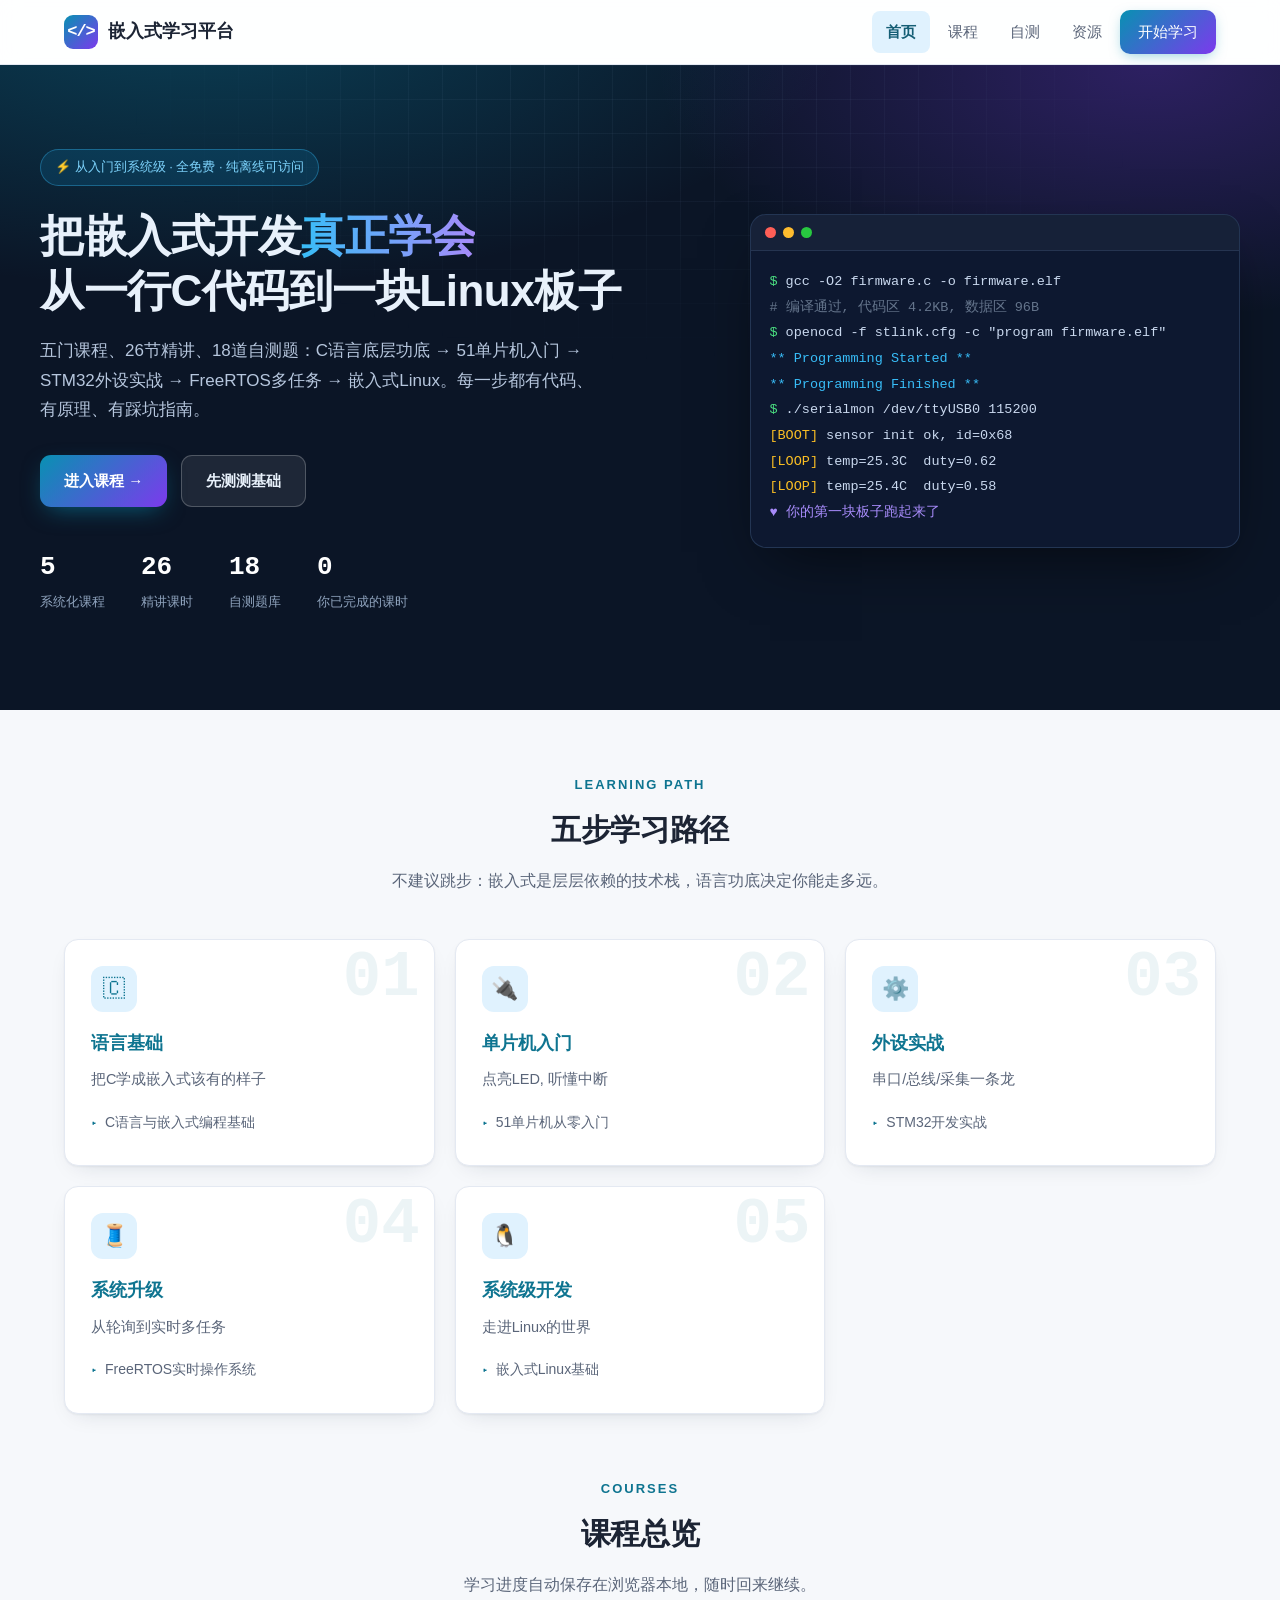
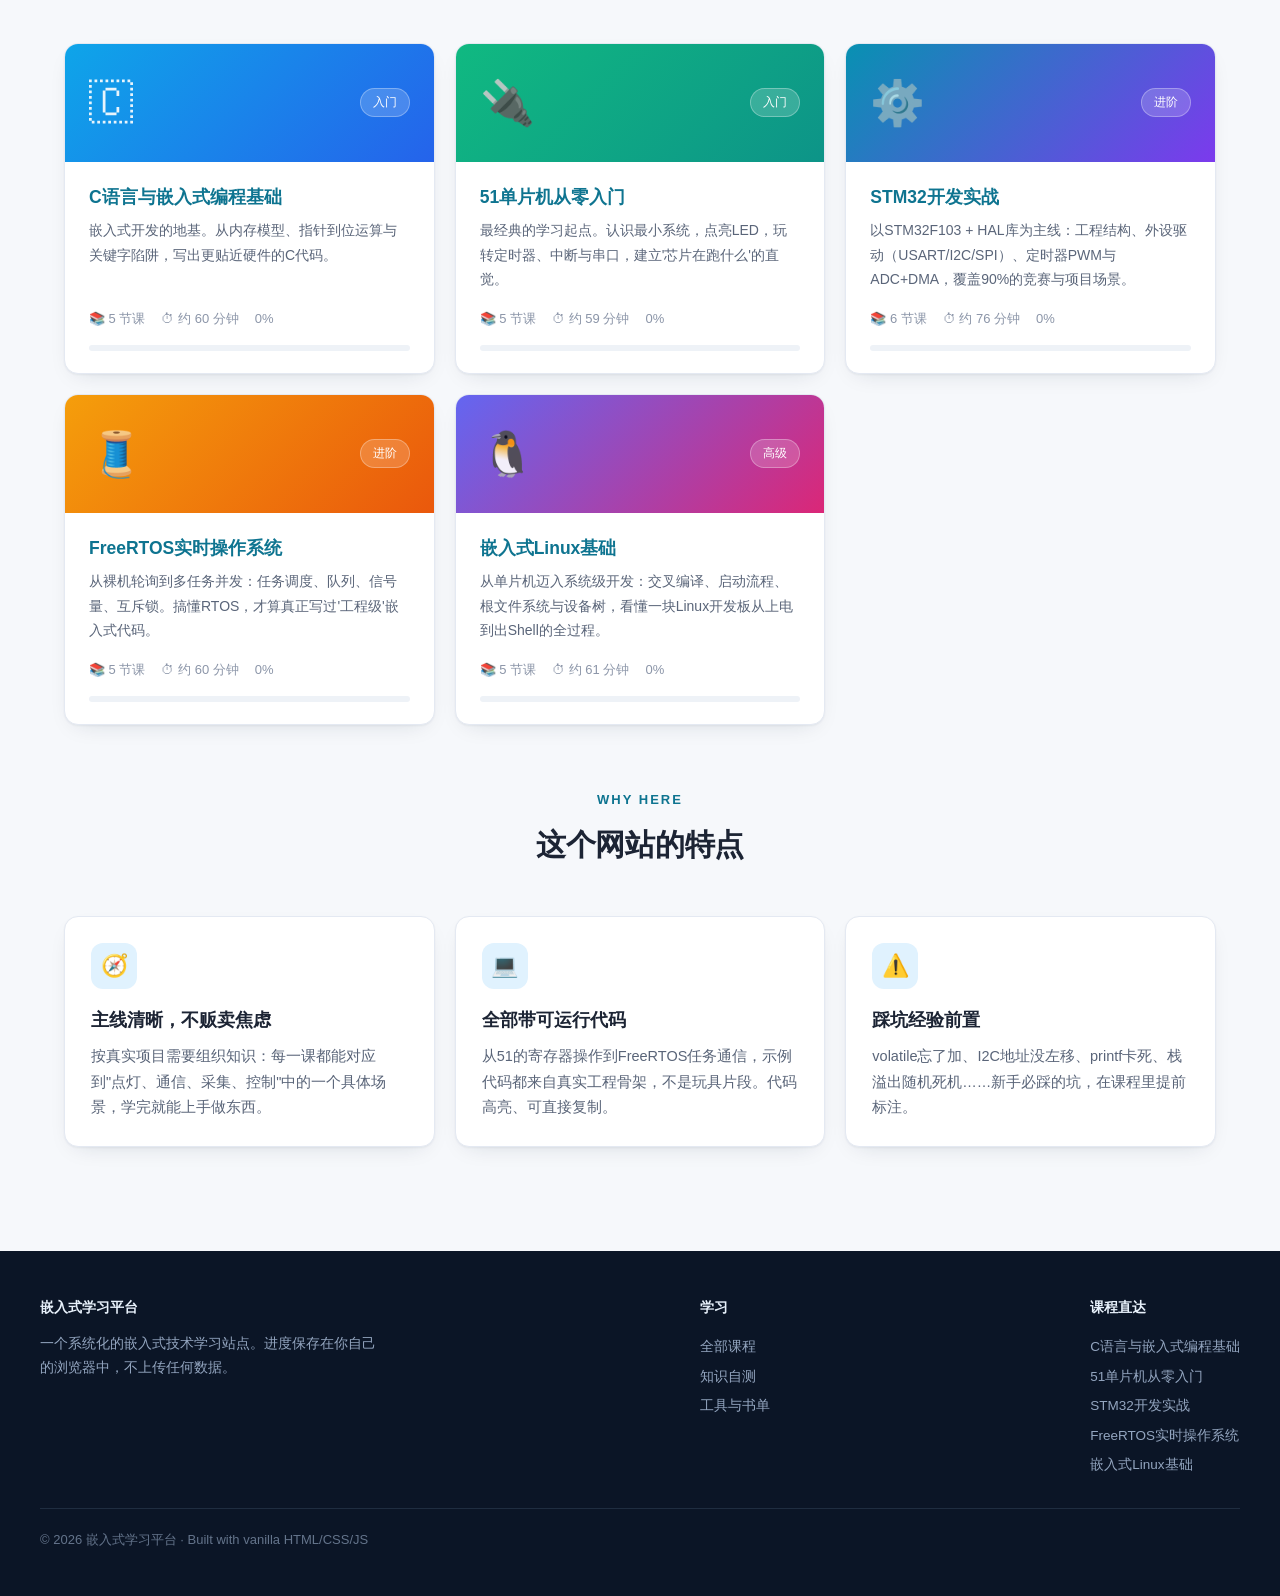
<file: index.html>
<!DOCTYPE html>
<html lang="zh-CN">
<head>
<meta charset="UTF-8">
<meta name="viewport" content="width=device-width, initial-scale=1.0">
<title>嵌入式学习平台 · 从C语言到嵌入式Linux</title>
<meta name="description" content="系统化嵌入式学习网站：C语言、51单片机、STM32、FreeRTOS、嵌入式Linux，含实战课程与自测题库">
<link rel="stylesheet" href="css/style.css">
</head>
<body data-page="home">

<nav class="navbar">
  <div class="navbar-inner">
    <a class="logo" href="index.html"><span class="mark">&lt;/&gt;</span>嵌入式学习平台</a>
    <button class="menu-btn">☰</button>
    <div class="nav-links">
      <a href="index.html" data-page="home">首页</a>
      <a href="courses.html" data-page="courses">课程</a>
      <a href="quiz.html" data-page="quiz">自测</a>
      <a href="resources.html" data-page="resources">资源</a>
      <a href="courses.html" class="nav-cta">开始学习</a>
    </div>
  </div>
</nav>

<header class="hero">
  <div class="hero-inner">
    <div>
      <span class="badge">⚡ 从入门到系统级 · 全免费 · 纯离线可访问</span>
      <h1>把嵌入式开发<span class="grad">真正学会</span><br>从一行C代码到一块Linux板子</h1>
      <p class="lead">五门课程、26节精讲、18道自测题：C语言底层功底 → 51单片机入门 → STM32外设实战 → FreeRTOS多任务 → 嵌入式Linux。每一步都有代码、有原理、有踩坑指南。</p>
      <div class="hero-actions">
        <a class="btn btn-primary" href="courses.html">进入课程 →</a>
        <a class="btn btn-ghost" href="quiz.html">先测测基础</a>
      </div>
      <div class="hero-stats">
        <div><div class="num">5</div><div class="lbl">系统化课程</div></div>
        <div><div class="num">26</div><div class="lbl">精讲课时</div></div>
        <div><div class="num">18</div><div class="lbl">自测题库</div></div>
        <div><div class="num" id="statDone">0</div><div class="lbl">你已完成的课时</div></div>
      </div>
    </div>
    <div class="term-card">
      <div class="term-head">
        <i style="background:#ff5f57"></i><i style="background:#febc2e"></i><i style="background:#28c840"></i>
      </div>
      <div class="term-body">
<span class="ln"><span class="c-green">$</span> gcc -O2 firmware.c -o firmware.elf</span>
<span class="ln"><span class="c-gray"># 编译通过, 代码区 4.2KB, 数据区 96B</span></span>
<span class="ln"><span class="c-green">$</span> openocd -f stlink.cfg -c "program firmware.elf"</span>
<span class="ln"><span class="c-cyan">** Programming Started **</span></span>
<span class="ln"><span class="c-cyan">** Programming Finished **</span></span>
<span class="ln"><span class="c-green">$</span> ./serialmon /dev/ttyUSB0 115200</span>
<span class="ln"><span class="c-amber">[BOOT]</span> sensor init ok, id=0x68</span>
<span class="ln"><span class="c-amber">[LOOP]</span> temp=25.3C  duty=0.62</span>
<span class="ln"><span class="c-amber">[LOOP]</span> temp=25.4C  duty=0.58</span>
<span class="ln"><span class="c-purple">♥ 你的第一块板子跑起来了</span></span>
      </div>
    </div>
  </div>
</header>

<section class="section">
  <div class="section-head">
    <div class="kicker">Learning Path</div>
    <h2>五步学习路径</h2>
    <p>不建议跳步：嵌入式是层层依赖的技术栈，语言功底决定你能走多远。</p>
  </div>
  <div class="grid grid-3" id="pathGrid"></div>
</section>

<section class="section" style="padding-top:0">
  <div class="section-head">
    <div class="kicker">Courses</div>
    <h2>课程总览</h2>
    <p>学习进度自动保存在浏览器本地，随时回来继续。</p>
  </div>
  <div class="grid grid-3" id="courseGrid"></div>
</section>

<section class="section" style="padding-top:0">
  <div class="section-head">
    <div class="kicker">Why Here</div>
    <h2>这个网站的特点</h2>
  </div>
  <div class="grid grid-3">
    <div class="card">
      <div class="icon">🧭</div>
      <h3>主线清晰，不贩卖焦虑</h3>
      <p>按真实项目需要组织知识：每一课都能对应到"点灯、通信、采集、控制"中的一个具体场景，学完就能上手做东西。</p>
    </div>
    <div class="card">
      <div class="icon">💻</div>
      <h3>全部带可运行代码</h3>
      <p>从51的寄存器操作到FreeRTOS任务通信，示例代码都来自真实工程骨架，不是玩具片段。代码高亮、可直接复制。</p>
    </div>
    <div class="card">
      <div class="icon">⚠️</div>
      <h3>踩坑经验前置</h3>
      <p>volatile忘了加、I2C地址没左移、printf卡死、栈溢出随机死机……新手必踩的坑，在课程里提前标注。</p>
    </div>
  </div>
</section>

<footer>
  <div class="footer-inner">
    <div class="col" style="max-width:340px">
      <h5>嵌入式学习平台</h5>
      <p style="font-size:13.5px">一个系统化的嵌入式技术学习站点。进度保存在你自己的浏览器中，不上传任何数据。</p>
    </div>
    <div class="col">
      <h5>学习</h5>
      <a href="courses.html">全部课程</a>
      <a href="quiz.html">知识自测</a>
      <a href="resources.html">工具与书单</a>
    </div>
    <div class="col">
      <h5>课程直达</h5>
      <a href="course.html?id=c-basics">C语言与嵌入式编程基础</a>
      <a href="course.html?id=mcu51">51单片机从零入门</a>
      <a href="course.html?id=stm32">STM32开发实战</a>
      <a href="course.html?id=rtos">FreeRTOS实时操作系统</a>
      <a href="course.html?id=embedded-linux">嵌入式Linux基础</a>
    </div>
  </div>
  <div class="footer-bottom">© 2026 嵌入式学习平台 · Built with vanilla HTML/CSS/JS</div>
</footer>

<script src="js/data.js"></script>
<script src="js/app.js"></script>
</body>
</html>
</file>
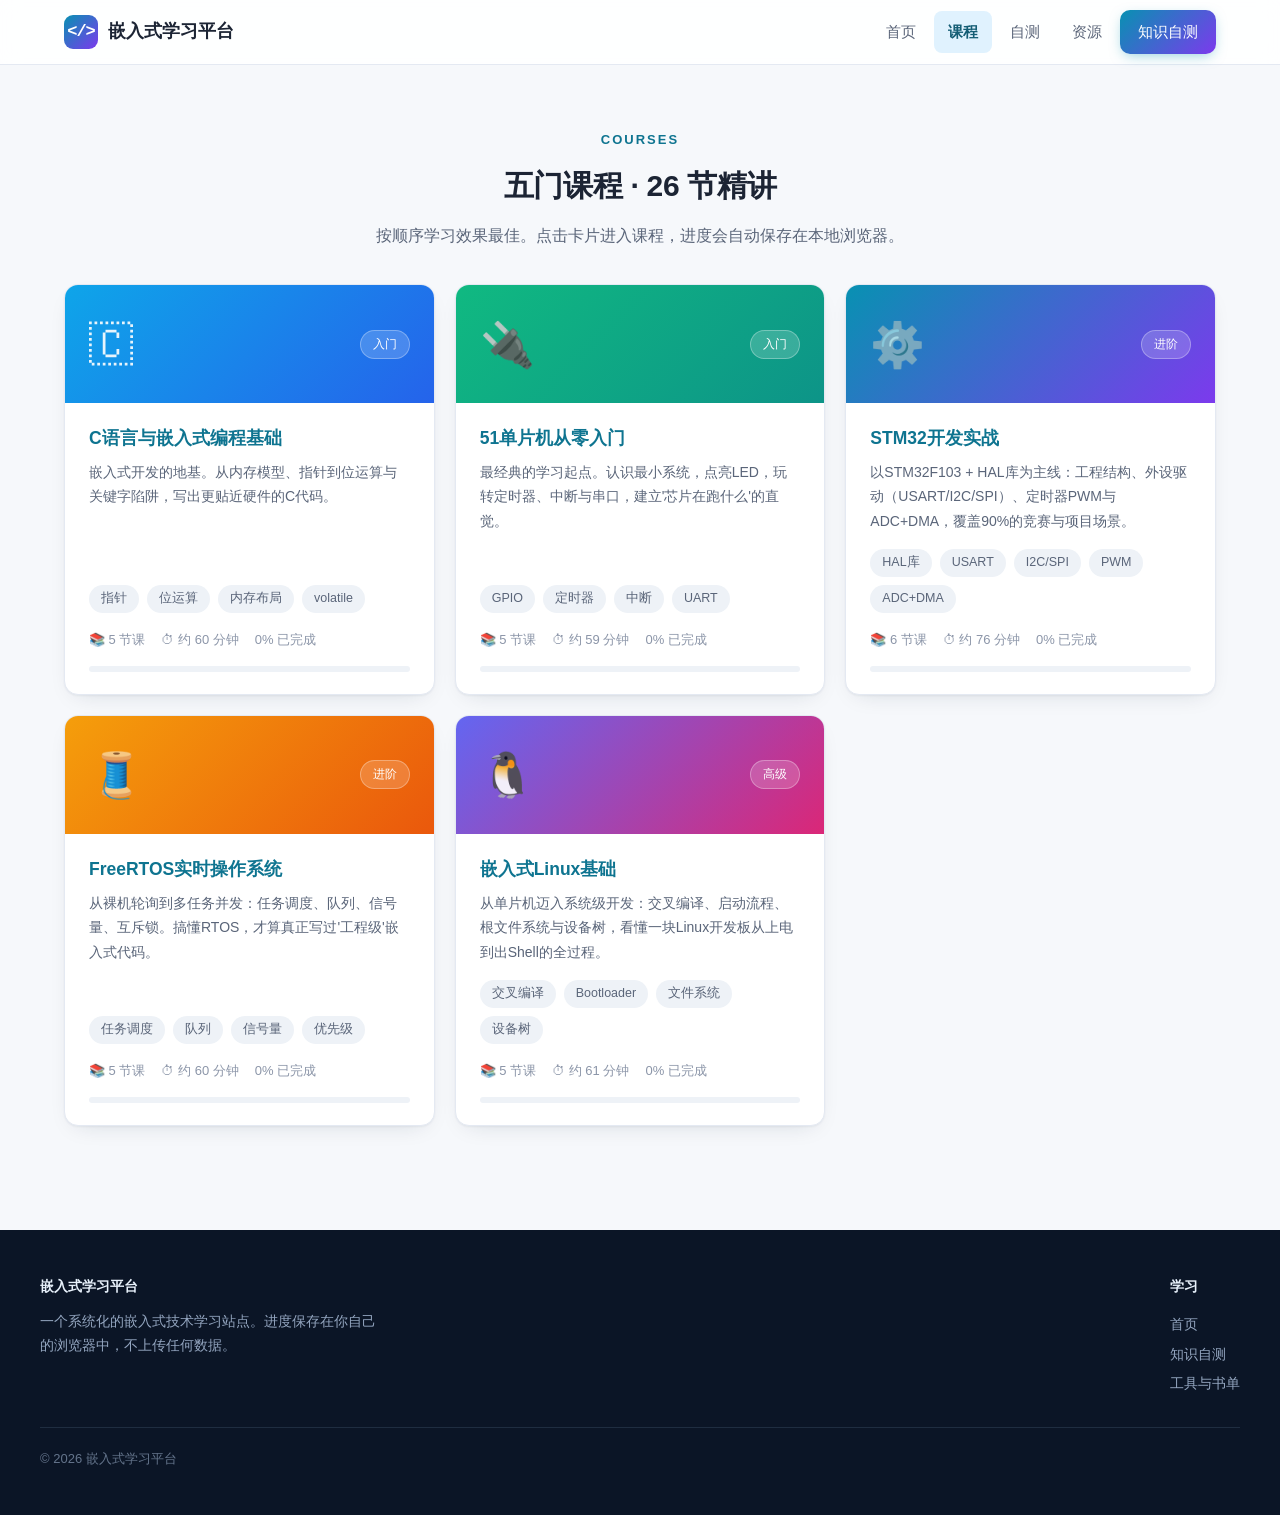
<file: courses.html>
<!DOCTYPE html>
<html lang="zh-CN">
<head>
<meta charset="UTF-8">
<meta name="viewport" content="width=device-width, initial-scale=1.0">
<title>全部课程 · 嵌入式学习平台</title>
<link rel="stylesheet" href="css/style.css">
</head>
<body data-page="courses">

<nav class="navbar">
  <div class="navbar-inner">
    <a class="logo" href="index.html"><span class="mark">&lt;/&gt;</span>嵌入式学习平台</a>
    <button class="menu-btn">☰</button>
    <div class="nav-links">
      <a href="index.html" data-page="home">首页</a>
      <a href="courses.html" data-page="courses">课程</a>
      <a href="quiz.html" data-page="quiz">自测</a>
      <a href="resources.html" data-page="resources">资源</a>
      <a href="quiz.html" class="nav-cta">知识自测</a>
    </div>
  </div>
</nav>

<section class="section">
  <div class="section-head" style="margin-bottom:34px">
    <div class="kicker">Courses</div>
    <h2>五门课程 · 26 节精讲</h2>
    <p>按顺序学习效果最佳。点击卡片进入课程，进度会自动保存在本地浏览器。</p>
  </div>
  <div class="grid grid-3" id="courseGrid"></div>
</section>

<footer>
  <div class="footer-inner">
    <div class="col" style="max-width:340px">
      <h5>嵌入式学习平台</h5>
      <p style="font-size:13.5px">一个系统化的嵌入式技术学习站点。进度保存在你自己的浏览器中，不上传任何数据。</p>
    </div>
    <div class="col">
      <h5>学习</h5>
      <a href="index.html">首页</a>
      <a href="quiz.html">知识自测</a>
      <a href="resources.html">工具与书单</a>
    </div>
  </div>
  <div class="footer-bottom">© 2026 嵌入式学习平台</div>
</footer>

<script src="js/data.js"></script>
<script src="js/app.js"></script>
</body>
</html>
</file>
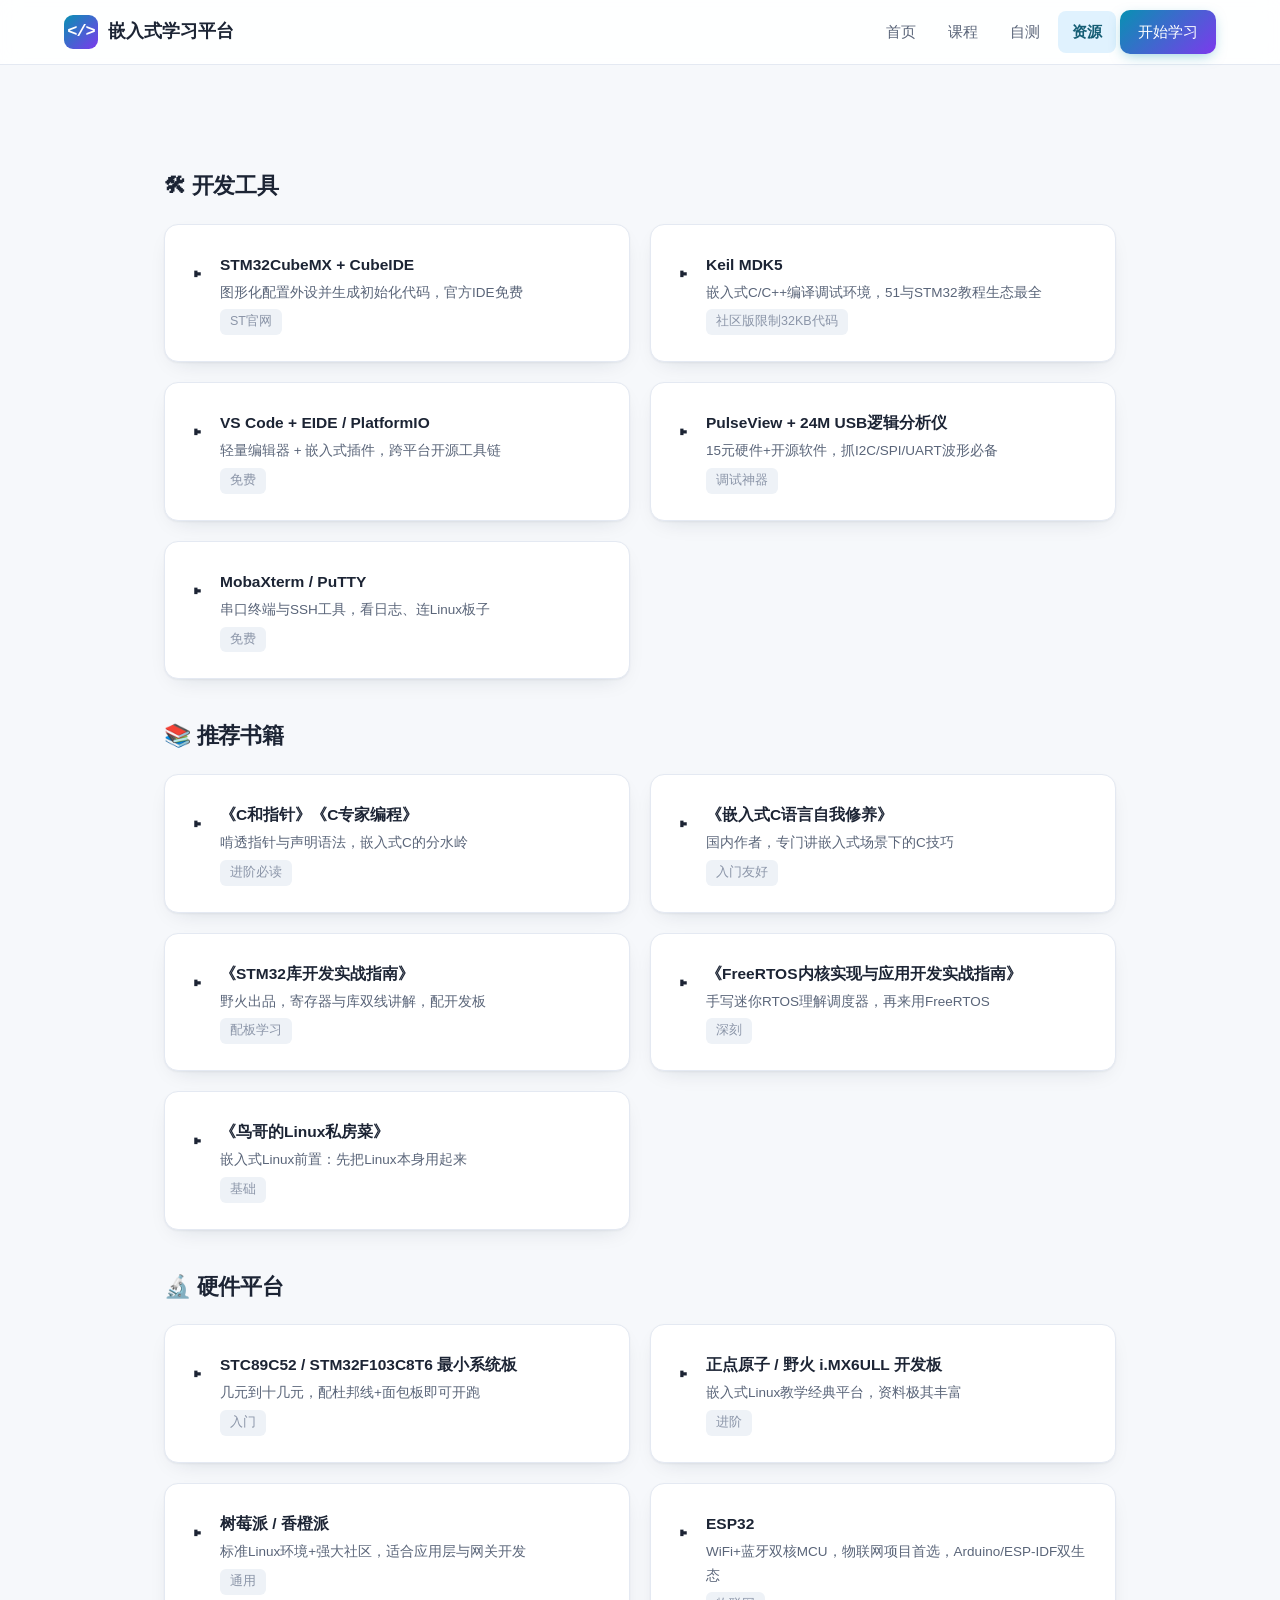
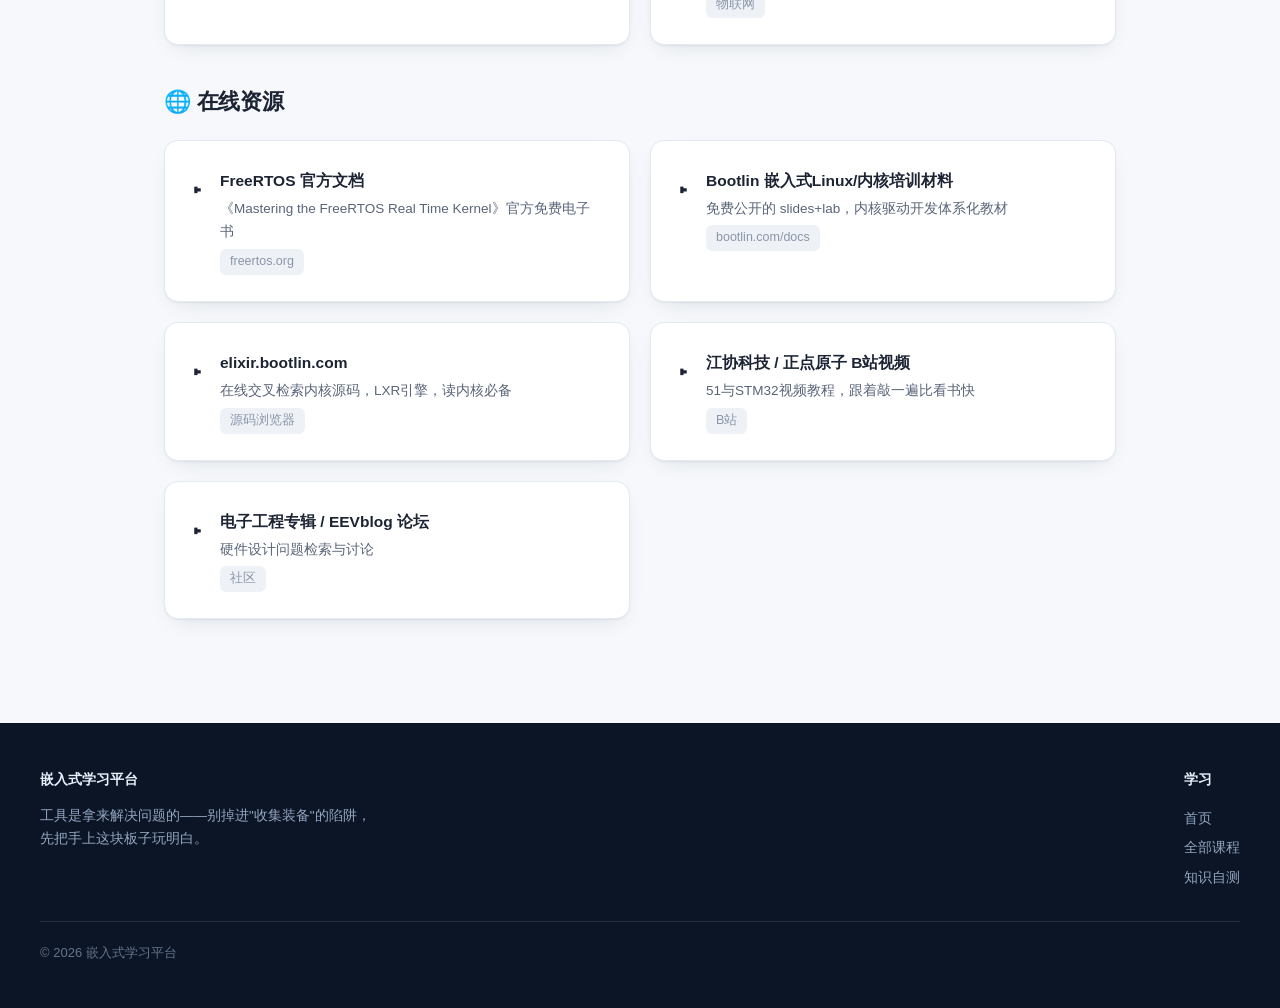
<file: resources.html>
<!DOCTYPE html>
<html lang="zh-CN">
<head>
<meta charset="UTF-8">
<meta name="viewport" content="width=device-width, initial-scale=1.0">
<title>资源与工具 · 嵌入式学习平台</title>
<link rel="stylesheet" href="css/style.css">
</head>
<body data-page="resources">

<nav class="navbar">
  <div class="navbar-inner">
    <a class="logo" href="index.html"><span class="mark">&lt;/&gt;</span>嵌入式学习平台</a>
    <button class="menu-btn">☰</button>
    <div class="nav-links">
      <a href="index.html" data-page="home">首页</a>
      <a href="courses.html" data-page="courses">课程</a>
      <a href="quiz.html" data-page="quiz">自测</a>
      <a href="resources.html" data-page="resources">资源</a>
      <a href="courses.html" class="nav-cta">开始学习</a>
    </div>
  </div>
</nav>

<section class="section" id="resWrap" style="max-width:1000px">
  <div class="section-head" style="margin-bottom:8px">
    <div class="kicker">Resources</div>
    <h2>工具 · 书籍 · 硬件 · 在线资源</h2>
    <p>嵌入式学习绕不开的"装备清单"，按需取用。</p>
  </div>
  <!-- JS 渲染 -->
</section>

<footer>
  <div class="footer-inner">
    <div class="col" style="max-width:340px">
      <h5>嵌入式学习平台</h5>
      <p style="font-size:13.5px">工具是拿来解决问题的——别掉进"收集装备"的陷阱，先把手上这块板子玩明白。</p>
    </div>
    <div class="col">
      <h5>学习</h5>
      <a href="index.html">首页</a>
      <a href="courses.html">全部课程</a>
      <a href="quiz.html">知识自测</a>
    </div>
  </div>
  <div class="footer-bottom">© 2026 嵌入式学习平台</div>
</footer>

<script src="js/data.js"></script>
<script src="js/app.js"></script>
</body>
</html>
</file>
<file: css/style.css>
/* ============ 嵌入式学习平台 · 设计系统 ============ */
:root {
  --bg: #f6f8fb;
  --surface: #ffffff;
  --border: #e4e9f2;
  --text: #1c2434;
  --text-2: #5a6579;
  --text-3: #8b95a8;
  --primary: #0e7490;
  --primary-strong: #155e75;
  --primary-soft: #e0f2fe;
  --accent: #7c3aed;
  --ok: #16a34a;
  --warn: #d97706;
  --bad: #dc2626;
  --chip: #eef2f7;
  --code-bg: #0f1b2d;
  --code-text: #d7e4f7;
  --shadow: 0 1px 2px rgba(16, 32, 56, .05), 0 8px 24px -12px rgba(16, 32, 56, .18);
  --radius: 14px;
  --mono: "JetBrains Mono", Consolas, "Courier New", monospace;
}

* { box-sizing: border-box; margin: 0; padding: 0; }
html { scroll-behavior: smooth; }
body {
  font-family: -apple-system, "Segoe UI", "PingFang SC", "Microsoft YaHei", "Noto Sans SC", sans-serif;
  background: var(--bg);
  color: var(--text);
  line-height: 1.75;
  font-size: 16px;
}
a { color: var(--primary); text-decoration: none; }
a:hover { color: var(--primary-strong); }
img { max-width: 100%; }
code, pre { font-family: var(--mono); }

/* ============ 顶部导航 ============ */
.navbar {
  position: sticky; top: 0; z-index: 100;
  background: rgba(255, 255, 255, .88);
  backdrop-filter: blur(10px);
  border-bottom: 1px solid var(--border);
}
.navbar-inner {
  max-width: 1200px; margin: 0 auto; padding: 0 24px;
  height: 64px; display: flex; align-items: center; gap: 28px;
}
.logo { display: flex; align-items: center; gap: 10px; font-weight: 800; font-size: 18px; color: var(--text); }
.logo .mark {
  width: 34px; height: 34px; border-radius: 9px; flex: none;
  background: linear-gradient(135deg, #0891b2, #7c3aed);
  display: grid; place-items: center; color: #fff; font-size: 17px;
  font-family: var(--mono); letter-spacing: -1px;
}
.nav-links { display: flex; gap: 4px; margin-left: auto; align-items: center; }
.nav-links a {
  padding: 8px 14px; border-radius: 8px; color: var(--text-2); font-weight: 500; font-size: 15px;
}
.nav-links a:hover { background: var(--chip); color: var(--text); }
.nav-links a.active { background: var(--primary-soft); color: var(--primary-strong); font-weight: 600; }
.nav-cta {
  background: linear-gradient(135deg, #0891b2, #7c3aed) !important;
  color: #fff !important; padding: 9px 18px !important; border-radius: 10px !important;
  box-shadow: 0 4px 14px -4px rgba(8, 145, 178, .5);
}
.menu-btn { display: none; margin-left: auto; background: none; border: 1px solid var(--border); border-radius: 8px; padding: 6px 10px; font-size: 18px; cursor: pointer; color: var(--text); }

/* ============ Hero ============ */
.hero {
  background: radial-gradient(1100px 480px at 15% -10%, rgba(8, 145, 178, .35), transparent 60%),
              radial-gradient(900px 460px at 90% 0%, rgba(124, 58, 237, .30), transparent 55%),
              #0b1526;
  color: #e8f1fb;
  padding: 84px 24px 96px;
  position: relative;
  overflow: hidden;
}
.hero::after {
  content: ""; position: absolute; inset: 0; pointer-events: none;
  background-image: linear-gradient(rgba(148, 178, 214, .06) 1px, transparent 1px),
                    linear-gradient(90deg, rgba(148, 178, 214, .06) 1px, transparent 1px);
  background-size: 34px 34px;
  mask-image: radial-gradient(700px 400px at 50% 0%, #000 30%, transparent 75%);
}
.hero-inner { max-width: 1200px; margin: 0 auto; position: relative; z-index: 1; display: grid; grid-template-columns: 1.15fr .85fr; gap: 48px; align-items: center; }
.hero .badge {
  display: inline-flex; align-items: center; gap: 8px;
  background: rgba(14, 165, 233, .14); border: 1px solid rgba(56, 189, 248, .35);
  color: #7dd3fc; padding: 6px 14px; border-radius: 999px; font-size: 13px; margin-bottom: 22px;
}
.hero h1 { font-size: 44px; line-height: 1.25; font-weight: 800; letter-spacing: -.5px; margin-bottom: 18px; }
.hero h1 .grad { background: linear-gradient(90deg, #38bdf8, #a78bfa); -webkit-background-clip: text; background-clip: text; color: transparent; }
.hero p.lead { color: #b6c6dd; font-size: 17px; max-width: 560px; margin-bottom: 30px; }
.hero-actions { display: flex; gap: 14px; flex-wrap: wrap; }
.btn {
  display: inline-flex; align-items: center; gap: 8px;
  padding: 12px 24px; border-radius: 11px; font-weight: 600; font-size: 15px;
  border: none; cursor: pointer; transition: transform .15s ease, box-shadow .15s ease;
}
.btn:hover { transform: translateY(-1px); }
.btn-primary { background: linear-gradient(135deg, #0891b2, #7c3aed); color: #fff; box-shadow: 0 8px 24px -8px rgba(8, 145, 178, .65); }
.btn-ghost { background: rgba(255, 255, 255, .08); color: #e8f1fb; border: 1px solid rgba(255, 255, 255, .22); }
.hero-stats { display: flex; gap: 36px; margin-top: 38px; }
.hero-stats .num { font-size: 26px; font-weight: 800; color: #fff; font-family: var(--mono); }
.hero-stats .lbl { font-size: 13px; color: #8fa3bd; }

/* hero 终端卡片 */
.term-card {
  background: #0d1830; border: 1px solid rgba(94, 128, 173, .28); border-radius: 16px;
  box-shadow: 0 24px 60px -20px rgba(0, 0, 0, .6); overflow: hidden;
  font-family: var(--mono); font-size: 13.5px;
}
.term-head { display: flex; gap: 7px; padding: 12px 14px; background: rgba(255, 255, 255, .04); border-bottom: 1px solid rgba(94, 128, 173, .2); }
.term-head i { width: 11px; height: 11px; border-radius: 50%; display: block; }
.term-body { padding: 18px 18px 22px; color: #c9d8ee; line-height: 1.9; }
.term-body .ln { display: block; white-space: pre-wrap; }
.c-green { color: #4ade80; } .c-cyan { color: #38bdf8; } .c-amber { color: #fbbf24; } .c-gray { color: #64748b; } .c-purple { color: #a78bfa; }

/* ============ 通用区块 ============ */
.section { max-width: 1200px; margin: 0 auto; padding: 64px 24px; }
.section-head { text-align: center; margin-bottom: 44px; }
.section-head .kicker { color: var(--primary); font-weight: 700; font-size: 13px; letter-spacing: 2px; text-transform: uppercase; }
.section-head h2 { font-size: 30px; font-weight: 800; margin: 8px 0 10px; letter-spacing: -.3px; }
.section-head p { color: var(--text-2); max-width: 620px; margin: 0 auto; }

.grid { display: grid; gap: 20px; }
.grid-3 { grid-template-columns: repeat(3, 1fr); }
.grid-2 { grid-template-columns: repeat(2, 1fr); }

.card {
  background: var(--surface); border: 1px solid var(--border); border-radius: var(--radius);
  padding: 26px; box-shadow: var(--shadow); transition: transform .18s ease, box-shadow .18s ease;
}
.card:hover { transform: translateY(-3px); box-shadow: 0 14px 34px -14px rgba(16, 32, 56, .25); }
.card .icon {
  width: 46px; height: 46px; border-radius: 12px; display: grid; place-items: center;
  font-size: 22px; margin-bottom: 16px; background: var(--primary-soft);
}
.card h3 { font-size: 18px; margin-bottom: 8px; }
.card p { color: var(--text-2); font-size: 14.5px; }

/* 学习路径 */
.path-card { position: relative; overflow: hidden; }
.path-card .step-no {
  position: absolute; right: 14px; top: 6px; font-family: var(--mono);
  font-size: 64px; font-weight: 800; color: rgba(14, 116, 144, .08); line-height: 1;
}
.path-card ul { list-style: none; margin-top: 12px; }
.path-card li { padding: 5px 0; color: var(--text-2); font-size: 14px; display: flex; gap: 8px; align-items: baseline; }
.path-card li::before { content: "▸"; color: var(--primary); font-size: 12px; }
.tag-row { display: flex; gap: 8px; flex-wrap: wrap; margin-top: 16px; }
.tag { background: var(--chip); color: var(--text-2); border-radius: 999px; padding: 3px 12px; font-size: 12.5px; }

/* ============ 课程卡片 ============ */
.course-card { display: flex; flex-direction: column; padding: 0; overflow: hidden; }
.course-cover {
  height: 118px; display: flex; align-items: center; justify-content: space-between;
  padding: 0 24px; color: #fff; position: relative; overflow: hidden;
}
.course-cover .big-icon { font-size: 44px; opacity: .9; }
.course-cover .level { font-size: 12px; background: rgba(255, 255, 255, .18); border: 1px solid rgba(255, 255, 255, .3); padding: 3px 12px; border-radius: 999px; }
.course-card .body { padding: 20px 24px 22px; display: flex; flex-direction: column; flex: 1; }
.course-card h3 { font-size: 17.5px; margin-bottom: 6px; }
.course-card .desc { color: var(--text-2); font-size: 14px; flex: 1; }
.course-meta { display: flex; gap: 16px; margin-top: 16px; color: var(--text-3); font-size: 13px; }
.course-meta span { display: inline-flex; align-items: center; gap: 5px; }
.progress-track { height: 6px; background: var(--chip); border-radius: 999px; overflow: hidden; margin-top: 14px; }
.progress-fill { height: 100%; background: linear-gradient(90deg, #0891b2, #7c3aed); border-radius: 999px; transition: width .4s ease; }

/* ============ 课程详情页 ============ */
.course-layout { max-width: 1200px; margin: 0 auto; padding: 32px 24px 80px; display: grid; grid-template-columns: 300px 1fr; gap: 32px; align-items: start; }
.sidebar { position: sticky; top: 88px; background: var(--surface); border: 1px solid var(--border); border-radius: var(--radius); padding: 20px; box-shadow: var(--shadow); }
.sidebar .back { display: inline-flex; align-items: center; gap: 6px; font-size: 13.5px; color: var(--text-3); margin-bottom: 14px; }
.sidebar h2 { font-size: 17px; margin-bottom: 4px; }
.sidebar .sub { color: var(--text-3); font-size: 13px; margin-bottom: 16px; }
.lesson-list { list-style: none; }
.lesson-item {
  display: flex; align-items: center; gap: 10px; padding: 10px 12px; border-radius: 10px;
  cursor: pointer; font-size: 14px; color: var(--text-2); border: 1px solid transparent;
}
.lesson-item:hover { background: var(--chip); }
.lesson-item.active { background: var(--primary-soft); color: var(--primary-strong); font-weight: 600; border-color: rgba(14, 116, 144, .18); }
.lesson-item .no {
  width: 24px; height: 24px; border-radius: 7px; background: var(--chip); color: var(--text-3);
  display: grid; place-items: center; font-size: 12px; font-family: var(--mono); flex: none;
}
.lesson-item.active .no { background: var(--primary); color: #fff; }
.lesson-item.done .no { background: var(--ok); color: #fff; }

.lesson-content { background: var(--surface); border: 1px solid var(--border); border-radius: var(--radius); padding: 40px 46px; box-shadow: var(--shadow); min-width: 0; }
.lesson-content h1 { font-size: 27px; letter-spacing: -.3px; margin-bottom: 6px; }
.lesson-content .lesson-meta { color: var(--text-3); font-size: 13.5px; margin-bottom: 26px; display: flex; gap: 18px; }
.lesson-content h2 { font-size: 20px; margin: 30px 0 12px; padding-left: 12px; border-left: 4px solid var(--primary); }
.lesson-content h3 { font-size: 16.5px; margin: 22px 0 10px; }
.lesson-content p { color: #33404f; margin: 12px 0; }
.lesson-content ul { margin: 12px 0 12px 22px; color: #33404f; }
.lesson-content li { margin: 5px 0; }
.lesson-content code.inline {
  background: #eef3f9; border: 1px solid var(--border); border-radius: 6px;
  padding: 1.5px 7px; font-size: .88em; color: #b03060;
}
.tip-box {
  background: #f0f9ff; border: 1px solid #bae6fd; border-radius: 12px;
  padding: 14px 18px; margin: 18px 0; font-size: 14.5px; color: #0c4a6e;
}
.tip-box.warn { background: #fffbeb; border-color: #fde68a; color: #78350f; }
.tip-box b { font-weight: 700; }

/* 代码块 */
.code-block {
  background: var(--code-bg); color: var(--code-text); border-radius: 12px;
  margin: 18px 0; overflow: hidden; border: 1px solid #1d3250;
}
.code-block .code-head {
  display: flex; justify-content: space-between; align-items: center;
  padding: 9px 16px; background: rgba(255, 255, 255, .05); border-bottom: 1px solid #1d3250;
  color: #7f96b5; font-size: 12.5px;
}
.code-block pre { padding: 18px 20px; overflow-x: auto; font-size: 13.5px; line-height: 1.75; }
.tok-kw { color: #79c0ff; } .tok-type { color: #56d4dd; } .tok-str { color: #a5d6ff; }
.tok-com { color: #6d8bab; font-style: italic; } .tok-num { color: #f2a869; }
.tok-pre { color: #ffa657; } .tok-fn { color: #d2a8ff; }

.lesson-nav { display: flex; justify-content: space-between; margin-top: 36px; padding-top: 22px; border-top: 1px solid var(--border); gap: 12px; }
.nav-btn {
  display: inline-flex; align-items: center; gap: 8px; padding: 11px 20px; border-radius: 10px;
  border: 1px solid var(--border); background: var(--surface); color: var(--text);
  font-size: 14.5px; font-weight: 600; cursor: pointer; transition: all .15s;
}
.nav-btn:hover { border-color: var(--primary); color: var(--primary); }
.nav-btn.primary { background: linear-gradient(135deg, #0891b2, #7c3aed); color: #fff; border: none; }
.nav-btn:disabled { opacity: .4; cursor: not-allowed; }

.complete-btn {
  display: inline-flex; align-items: center; gap: 8px; padding: 11px 22px; border-radius: 10px;
  font-size: 14.5px; font-weight: 600; cursor: pointer; border: 1.5px solid var(--primary);
  background: var(--surface); color: var(--primary); transition: all .15s;
}
.complete-btn.done { background: var(--ok); border-color: var(--ok); color: #fff; }

/* ============ 测验页 ============ */
.quiz-wrap { max-width: 780px; margin: 0 auto; padding: 48px 24px 90px; }
.quiz-start { text-align: center; background: var(--surface); border: 1px solid var(--border); border-radius: var(--radius); padding: 52px 40px; box-shadow: var(--shadow); }
.quiz-card { background: var(--surface); border: 1px solid var(--border); border-radius: var(--radius); padding: 34px 38px; box-shadow: var(--shadow); }
.quiz-progress { display: flex; justify-content: space-between; color: var(--text-3); font-size: 13.5px; margin-bottom: 10px; }
.quiz-bar { height: 8px; background: var(--chip); border-radius: 999px; overflow: hidden; margin-bottom: 26px; }
.quiz-bar div { height: 100%; background: linear-gradient(90deg, #0891b2, #7c3aed); border-radius: 999px; transition: width .3s; }
.quiz-q { font-size: 19px; font-weight: 700; margin-bottom: 22px; line-height: 1.6; }
.quiz-q .qtag { display: inline-block; font-size: 12px; background: var(--primary-soft); color: var(--primary-strong); border-radius: 6px; padding: 2px 10px; margin-bottom: 12px; font-weight: 600; }
.option {
  display: flex; gap: 12px; align-items: flex-start; padding: 13px 16px; margin: 10px 0;
  border: 1.5px solid var(--border); border-radius: 11px; cursor: pointer; font-size: 15px;
  transition: all .12s; background: #fbfcfe;
}
.option:hover { border-color: var(--primary); background: #f5fbff; }
.option .key {
  width: 26px; height: 26px; border-radius: 8px; background: var(--chip); color: var(--text-2);
  display: grid; place-items: center; font-size: 13px; font-weight: 700; flex: none; font-family: var(--mono);
}
.option.correct { border-color: var(--ok); background: #f0fdf4; }
.option.correct .key { background: var(--ok); color: #fff; }
.option.wrong { border-color: var(--bad); background: #fef2f2; }
.option.wrong .key { background: var(--bad); color: #fff; }
.option.dim { opacity: .55; }
.explain {
  margin-top: 16px; border-radius: 11px; padding: 14px 18px; font-size: 14.5px;
  background: #f0f9ff; border: 1px solid #bae6fd; color: #0c4a6e;
  animation: fadeIn .3s ease;
}
@keyframes fadeIn { from { opacity: 0; transform: translateY(4px); } to { opacity: 1; transform: none; } }
.quiz-actions { display: flex; justify-content: flex-end; margin-top: 22px; }
.result-score { font-size: 52px; font-weight: 800; font-family: var(--mono); }
.result-grid { display: grid; grid-template-columns: repeat(3, 1fr); gap: 14px; margin: 26px 0; }
.result-grid .stat { background: var(--chip); border-radius: 12px; padding: 16px; text-align: center; }
.result-grid .stat b { display: block; font-size: 24px; font-family: var(--mono); }
.result-grid .stat span { font-size: 13px; color: var(--text-2); }

/* ============ 资源页 ============ */
.res-item { display: flex; gap: 16px; align-items: flex-start; }
.res-item .res-icon { font-size: 26px; flex: none; }
.res-item h4 { font-size: 15.5px; margin-bottom: 3px; }
.res-item p { font-size: 13.5px; color: var(--text-2); }
.res-item .note { font-size: 12.5px; color: var(--text-3); margin-top: 5px; display: inline-block; background: var(--chip); padding: 2px 10px; border-radius: 6px; }

/* ============ 页脚 ============ */
footer { background: #0b1526; color: #93a5bf; padding: 44px 24px; margin-top: 40px; }
.footer-inner { max-width: 1200px; margin: 0 auto; display: flex; justify-content: space-between; gap: 30px; flex-wrap: wrap; }
.footer-inner .col h5 { color: #e8f1fb; font-size: 14px; margin-bottom: 12px; }
.footer-inner .col a { display: block; color: #93a5bf; font-size: 13.5px; padding: 3px 0; }
.footer-inner .col a:hover { color: #7dd3fc; }
.footer-bottom { max-width: 1200px; margin: 28px auto 0; padding-top: 20px; border-top: 1px solid rgba(148, 178, 214, .15); font-size: 13px; color: #64748b; }

/* ============ 响应式 ============ */
@media (max-width: 960px) {
  .hero-inner { grid-template-columns: 1fr; }
  .hero h1 { font-size: 34px; }
  .term-card { max-width: 560px; }
  .grid-3 { grid-template-columns: 1fr 1fr; }
  .course-layout { grid-template-columns: 1fr; }
  .sidebar { position: static; }
}
@media (max-width: 640px) {
  .grid-3, .grid-2 { grid-template-columns: 1fr; }
  .nav-links {
    display: none; position: absolute; top: 64px; left: 0; right: 0;
    background: var(--surface); flex-direction: column; padding: 12px 16px;
    border-bottom: 1px solid var(--border); box-shadow: var(--shadow);
  }
  .nav-links.open { display: flex; }
  .menu-btn { display: block; }
  .lesson-content { padding: 26px 22px; }
  .hero { padding: 56px 20px 64px; }
}
</file>
